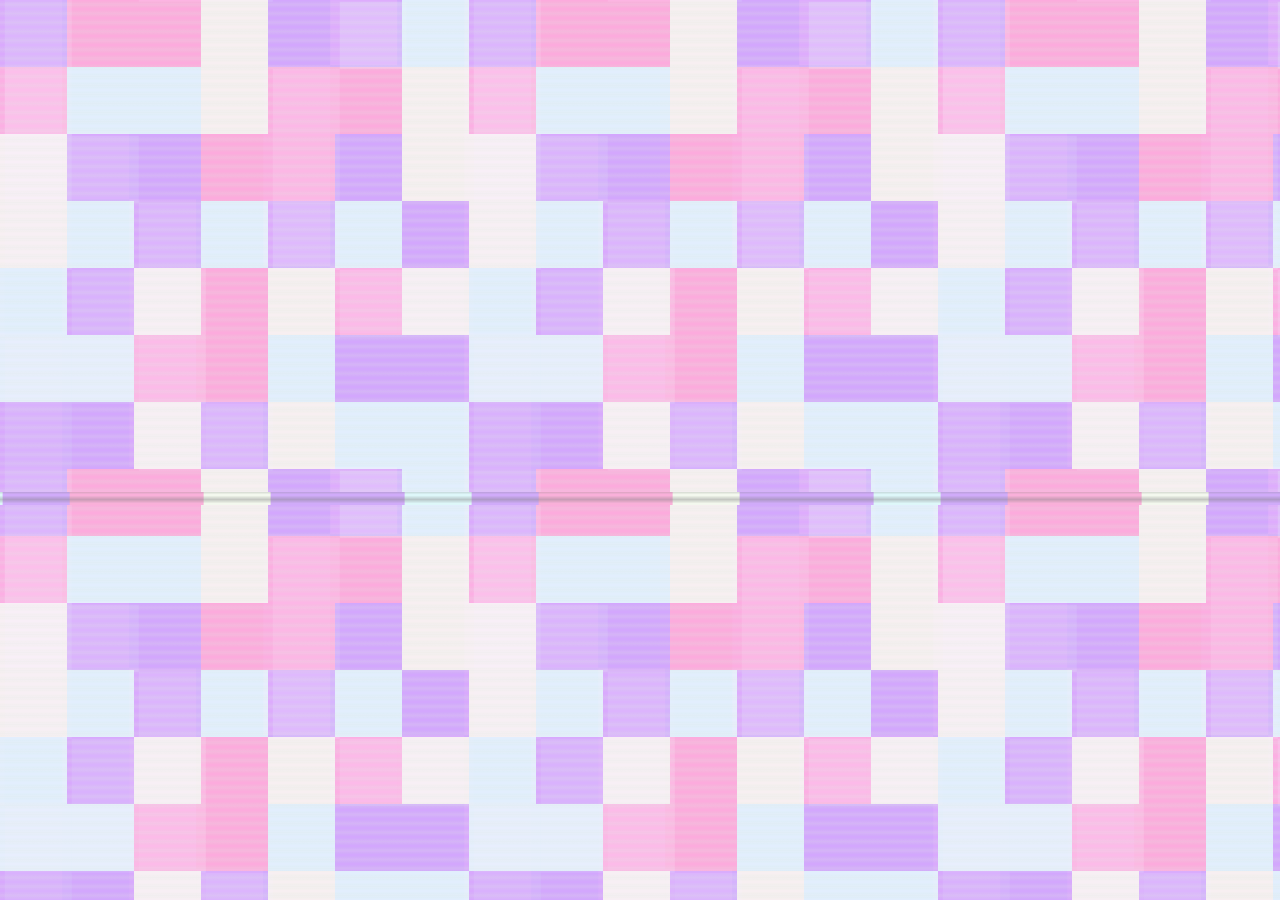
<file: UI/checkerboard/index.html>
<!DOCTYPE html>
<html lang="en">
<head>
<meta charset="UTF-8">
<meta name="viewport" content="width=device-width, initial-scale=1.0, maximum-scale=1.0, user-scalable=no">
<meta name="color-scheme" content="light only">
<title>Checkerboard</title>
<link rel="stylesheet" href="style.css">
</head>
<body>
<div id="cb-base">
  <div class="drift-x"><div class="drift-y">
    <div id="cb-tile"></div>
  </div></div>
</div>

<div id="glitch">
  <div class="drift-x"><div class="drift-y"><div id="glitch-slice" class="glitch-band"></div></div></div>
  <div class="drift-x"><div class="drift-y"><div id="glitch-slice2" class="glitch-band"></div></div></div>
  <div class="drift-x"><div class="drift-y"><div id="glitch-slice3" class="glitch-band"></div></div></div>
  <div class="drift-x"><div class="drift-y"><div id="glitch-slice4" class="glitch-band"></div></div></div>
  <div id="glitch-r"></div>
  <div id="glitch-g"></div>
  <div id="glitch-b"></div>
  <div id="glitch-scan"></div>
</div>

<script src="script.js"></script>
</body>
</html>
</file>
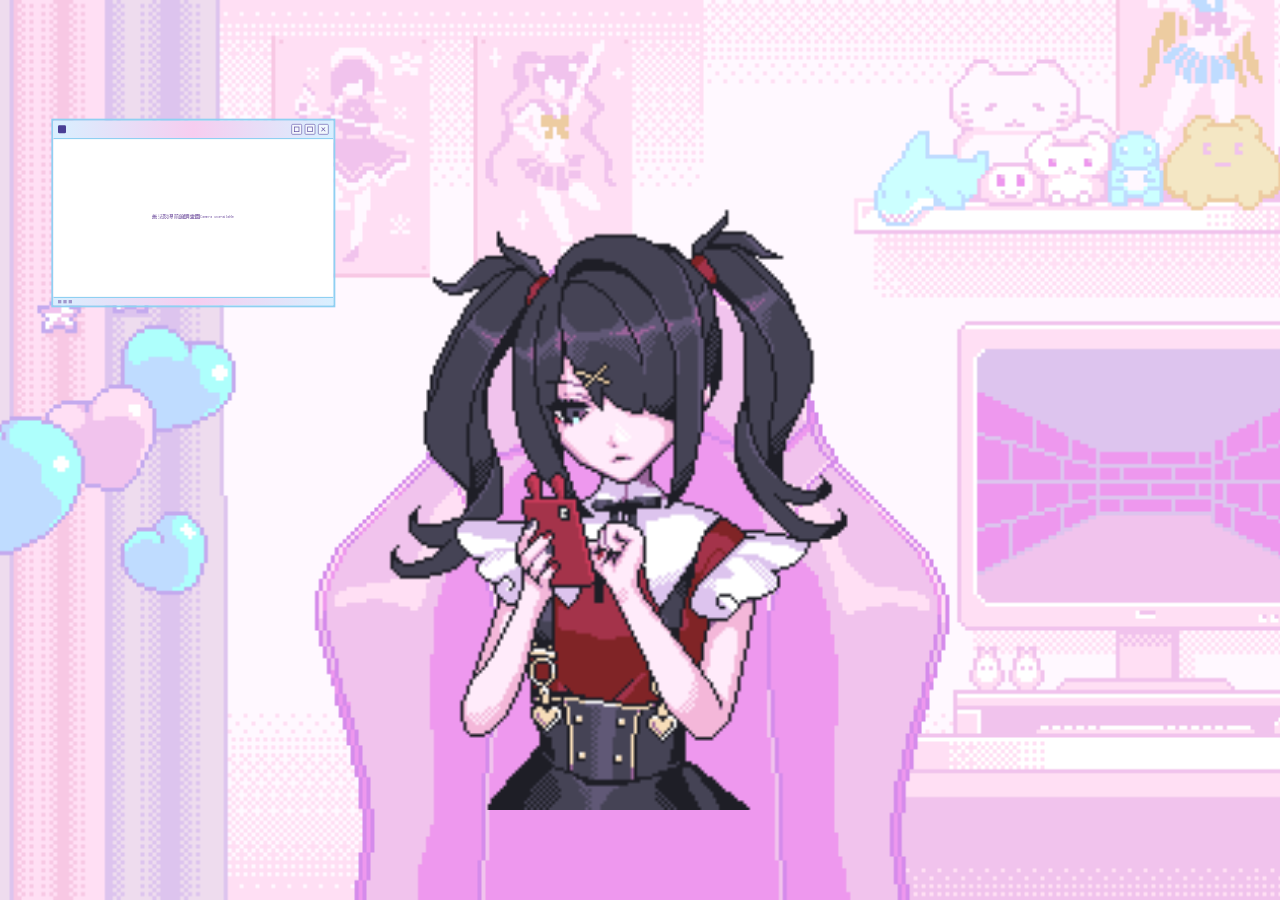
<file: call.html>
<!DOCTYPE html>
<html lang="zh-Hant" translate="no">
<head>
<meta charset="UTF-8">
<meta name="viewport" content="width=device-width, initial-scale=1.0, maximum-scale=1.0, user-scalable=no">
<meta name="google" content="notranslate">
<title>Ame-chan Calling</title>
<style>
  html, body {
    margin: 0; width: 100%; height: 100%; overflow: hidden;
    background: #16141f url('Bg_stream_(1).png') no-repeat center center / cover;
    font-family: 'Silver', -apple-system, "PingFang TC", "Microsoft JhengHei", sans-serif;
    /* This is a separate standalone page (not part of the main SPA's Pixi/
       layer stack — see phoneCallOverlay.js's comment on why), so it doesn't
       inherit index.html's #stage-area rule that hides the real OS pointer
       for pixelCursorLayer.js. Hiding it here too keeps the custom pixel
       cursor (added below) as the only pointer shown, instead of both
       drawing on top of each other. */
    cursor: none;
  }
  /* Same custom cursor sprite as UI/pixelCursor/style.css's #cursor-sprite —
     positioned via plain mousemove below since this page has no pixelCursorLayer
     forwarding a pointer in, and needs no ghost-trail/settings panel of its own. */
  #call-cursor {
    position: fixed; top: 0; left: 0; z-index: 10001; pointer-events: none;
    image-rendering: pixelated; will-change: transform; display: none;
  }
  @font-face {
    font-family: 'Silver';
    src: url('font/Silver.ttf') format('truetype');
    font-weight: normal; font-style: normal; font-display: block;
  }

  /* Fixed logical-resolution stage (mirrors src/core/Stage.js's own
     LOGICAL_W x LOGICAL_H + Math.min(w/W, h/H) fit-scale for the main Pixi
     canvas) — everything below is authored in this 1920x1080 box, and
     resizeStage() (see script below) is the only thing that ever rescales
     it. That keeps the cam window's proportions relative to the backdrop
     identical on every screen size/aspect ratio instead of the old
     vw/vh-only rules (which reacted to width and height independently and
     let a short/narrow viewport clip or distort the fixed-px chrome). */
  #call-stage {
    position: fixed; left: 50%; top: 50%;
    width: 1920px; height: 1080px;
    transform-origin: center center;
  }

  /* Backdrop GIF, sized down from a true full-bleed cover so the page's own
     Bg_stream_(1).png background frames it on every side instead of the art
     bleeding to the stage's own edges — object-fit:contain (not cover)
     so shrinking it never crops the art itself, just leaves more backdrop
     showing around it. Anchored to bottom-center (not the stage's true
     middle) so it reads as standing on the background art instead of
     floating dead-center over it. */
  #call-bg {
    position: absolute; left: 50%; bottom: 0;
    transform: translateX(-50%);
    width: 96%; height: 96%;
    object-fit: contain; object-position: center bottom;
  }

  /* Small "front camera" window, top-left — plain rectangular hard edge
     (user-requested "外框取消像素效果 變回原本長方形硬邊": drop the pixel-
     notch corner treatment, back to a flat rect), same blue border color as
     before. Positioned/sized in logical stage px now (was 4vw/4vh + a
     min(38vw, 420px) cap) — 420px was the cap that actually applied at
     everyday desktop widths anyway, so it's the same design size, just now
     scaled as part of the whole stage instead of independently. */
  #cam-window {
    position: absolute; left: 4%; top: 4%;
    width: 420px;
    border: 3px solid #8fd0f2;
    overflow: hidden;
  }
  /* User-requested "視訊視窗在mobile模式再大一些": on a phone/tablet the
     whole 1920x1080 stage is already scaled down a lot more than on desktop
     (see resizeStage() below), so the cam window ends up reading as small
     even though it's proportionally identical — bump its logical (pre-scale)
     width so it comes out visibly bigger post-scale on those screens.
     Breakpoint matches shared/device-perf.js's own mobile/tablet proxy. */
  @media (max-width: 1024px) {
    #cam-window { width: 620px; }
    /* #cam-fallback's font-size is authored in the same 1920x1080 logical
       space as everything else (see #call-stage above), so on a small mobile
       viewport it shrinks by the whole stage's own fit-scale on top of
       already being a small font — reads as illegibly tiny otherwise
       (user-requested: text content should stay legible on mobile). */
    #cam-fallback { font-size: 34px; }
  }

  /* Landscape-only, same widget as index.html's #rotate-prompt (same
     markup/copy/animation) — user-requested "也要要求橫屏": the cam window
     is wide-format (16:9) and this standalone page has no fallback layout
     for portrait, so block it the same way the main app already does rather
     than letting the window get squeezed. Keyed on orientation alone (see
     index.html's own #rotate-prompt rule for why the `max-width: 1024px`
     gate was dropped — user-requested "當偵測到螢幕為直立(即高>寬)則顯示橫向提示"). */
  #rotate-prompt {
    display: none;
    position: fixed; inset: 0; z-index: 9999;
    align-items: center; justify-content: center; flex-direction: column; gap: 18px;
    background: linear-gradient(168deg, #ffd8ea 0%, #e8deff 48%, #d4e8ff 100%);
    color: #7060a0; text-align: center; padding: 24px;
    font-family: -apple-system, "PingFang TC", "Microsoft JhengHei", system-ui, sans-serif;
  }
  #rotate-prompt .icon { font-size: 56px; animation: rotate-hint 1.6s ease-in-out infinite; }
  #rotate-prompt .msg { font-size: 15px; line-height: 1.7; }
  @keyframes rotate-hint {
    0%, 100% { transform: rotate(0deg); }
    50% { transform: rotate(90deg); }
  }
  @media (orientation: portrait) {
    #rotate-prompt { display: flex; }
  }
  #cam-window-inner {
    background: #fff;
  }
  #cam-titlebar {
    height: 26px; display: flex; align-items: center; justify-content: space-between;
    padding: 0 7px;
    background: linear-gradient(90deg, #d8f0ff 0%, #f6cdf0 50%, #d8f0ff 100%);
    border-bottom: 2px solid #8fd0f2;
  }
  #cam-titlebar .ti { width: 12px; height: 12px; border-radius: 2px; background: #4a3f95; }
  #cam-titlebar .tb { display: flex; gap: 4px; }
  #cam-titlebar .tb-btn {
    width: 14px; height: 14px; border-radius: 2px;
    background: rgba(255,255,255,0.65); border: 1px solid #6a5fae;
    position: relative;
  }
  #cam-titlebar .tb-sq { position: absolute; inset: 3px; border: 1.2px solid #5a4a9e; }
  #cam-titlebar .tb-x::before, #cam-titlebar .tb-x::after {
    content: ''; position: absolute; width: 8px; height: 1.3px; background: #5a4a9e; top: 50%; left: 50%;
  }
  #cam-titlebar .tb-x::before { transform: translate(-50%, -50%) rotate(45deg); }
  #cam-titlebar .tb-x::after { transform: translate(-50%, -50%) rotate(-45deg); }

  /* 16:9 — a real browser tab/page's own landscape proportions, not the
     squarish 4:3 an old-style webcam window would use (user-requested: "更
     偏向長方形...依照真實分頁的比例"). */
  #cam-content {
    position: relative; width: 100%; aspect-ratio: 16 / 9;
    background: #fff; overflow: hidden;
    display: flex; align-items: center; justify-content: center;
  }
  /* Invisible — only ever used as drawImage()'s source (see the pixel-art
     re-render loop below); the visible feed is #cam-canvas instead.
     display:none (an earlier version of this rule) stalls frame decode for
     a <video> in some browsers since it's never actually composited; opacity
     keeps it "on screen" (zero-size, non-interactive) so decode keeps
     running while nothing of the real feed is ever visibly shown. */
  #cam-video {
    position: absolute; width: 1px; height: 1px; opacity: 0; pointer-events: none;
  }
  #cam-canvas {
    width: 100%; height: 100%; display: block;
    /* Keeps the canvas's own already-blocky pixels crisp when the browser
       scales its fixed internal resolution up to the box's CSS size, instead
       of blurring the block edges back into a smooth gradient. */
    image-rendering: pixelated;
    image-rendering: -moz-crisp-edges;
    image-rendering: crisp-edges;
  }
  #cam-content.no-video #cam-canvas { display: none; }
  #cam-fallback {
    position: absolute; inset: 0; display: none;
    align-items: center; justify-content: center; text-align: center;
    padding: 10px; box-sizing: border-box;
    font-size: 12px; line-height: 1.6; color: #8a6fb0;
  }
  #cam-content.no-video #cam-fallback { display: flex; }

  #cam-statusbar {
    height: 11px;
    background: linear-gradient(90deg, #d8f0ff 0%, #f6cdf0 50%, #d8f0ff 100%);
    border-top: 2px solid #8fd0f2;
    display: flex; align-items: center; gap: 3px; padding: 0 7px;
  }
  #cam-statusbar span { width: 5px; height: 5px; background: #7a5fae; opacity: .6; }
</style>
</head>
<body>
<div id="rotate-prompt">
  <div class="icon">📱</div>
  <div class="msg">請將裝置轉為橫向以獲得最佳體驗</div>
</div>
<div id="call-stage">
  <img id="call-bg" src="!amevanitysearchangry.gif" alt="">

  <div id="cam-window">
    <div id="cam-window-inner">
      <div id="cam-titlebar">
        <div class="ti"></div>
        <div class="tb">
          <div class="tb-btn"><div class="tb-sq"></div></div>
          <div class="tb-btn"><div class="tb-sq"></div></div>
          <div class="tb-btn tb-x"></div>
        </div>
      </div>
      <div id="cam-content">
        <video id="cam-video" autoplay muted playsinline></video>
        <canvas id="cam-canvas"></canvas>
        <div id="cam-fallback">無法取得前鏡頭畫面<br><small>Camera unavailable</small></div>
      </div>
      <div id="cam-statusbar"><span></span><span></span><span></span></div>
    </div>
  </div>
</div>

<script>
  // Same fit pattern as src/core/Stage.js's resize(): uniform
  // Math.min(w/W, h/H) scale, centered — keeps the whole call-stage box
  // (backdrop + cam window together) proportional and fully on-screen at
  // any viewport size/aspect ratio.
  const STAGE_W = 1920, STAGE_H = 1080;
  const stageEl = document.getElementById('call-stage');
  function resizeStage() {
    const scale = Math.min(window.innerWidth / STAGE_W, window.innerHeight / STAGE_H);
    stageEl.style.transform = `translate(-50%, -50%) scale(${scale})`;
  }
  window.addEventListener('resize', resizeStage);
  window.addEventListener('orientationchange', resizeStage);
  resizeStage();
</script>
<script>
  const video = document.getElementById('cam-video');
  const content = document.getElementById('cam-content');
  const canvas = document.getElementById('cam-canvas');
  const ctx = canvas.getContext('2d');

  // Fixed 16:9 internal resolution — matches #cam-content's own aspect-ratio
  // (see CSS) regardless of the real camera's native resolution, so
  // drawFrame()'s cover-crop math below always has a stable target rect.
  canvas.width = 640;
  canvas.height = 360;

  // Pixel-art re-render, user-requested: "像素風格的濾鏡 顏色二值化(白色跟粉色)"
  // — every real frame is first downsampled onto a tiny offscreen canvas
  // (that resize IS the pixelation: each resulting pixel is really an
  // average of a whole block of the real frame), then each of those tiny
  // pixels is thresholded to pure white or pink (the "二值化"/binarize part),
  // then the tiny canvas is blown back up onto the visible one with
  // smoothing off so the upscale reads as hard blocks instead of a blur —
  // same "whole person built out of pixels" look the game's own sticker art
  // already has, just applied live to the camera feed.
  const PIXEL_COLS = 160; // finer/smaller pixel blocks — user-requested "像素還要更細"
  const PIXEL_ROWS = Math.round(PIXEL_COLS * 9 / 16);
  const small = document.createElement('canvas');
  small.width = PIXEL_COLS;
  small.height = PIXEL_ROWS;
  const smallCtx = small.getContext('2d', { willReadFrequently: true });

  // "White" is barely pink, not pure white — user-requested "白色用淺粉色替代
  // (一點點淺粉色即可)": just a light pink tint, not the fully-saturated PINK
  // below (that one's still the "dark" side of the threshold).
  const WHITE = [255, 245, 250];
  const PINK = [239, 110, 189];
  const LUMA_THRESHOLD = 130;

  function drawFrame() {
    requestAnimationFrame(drawFrame);
    const vw = video.videoWidth, vh = video.videoHeight;
    if (!vw || !vh) return;

    // Crop the source to the small canvas's own aspect ratio first (the same
    // math CSS object-fit:cover does), so a camera that isn't natively 16:9
    // still fills the frame instead of being squashed into it.
    const targetAR = PIXEL_COLS / PIXEL_ROWS;
    const srcAR = vw / vh;
    let sx = 0, sy = 0, sw = vw, sh = vh;
    if (srcAR > targetAR) { sw = vh * targetAR; sx = (vw - sw) / 2; }
    else { sh = vw / targetAR; sy = (vh - sh) / 2; }

    smallCtx.drawImage(video, sx, sy, sw, sh, 0, 0, PIXEL_COLS, PIXEL_ROWS);
    const frame = smallCtx.getImageData(0, 0, PIXEL_COLS, PIXEL_ROWS);
    const d = frame.data;
    for (let i = 0; i < d.length; i += 4) {
      const luma = 0.299 * d[i] + 0.587 * d[i + 1] + 0.114 * d[i + 2];
      const c = luma > LUMA_THRESHOLD ? WHITE : PINK;
      d[i] = c[0]; d[i + 1] = c[1]; d[i + 2] = c[2]; d[i + 3] = 255;
    }
    smallCtx.putImageData(frame, 0, 0);

    ctx.imageSmoothingEnabled = false;
    ctx.save();
    ctx.translate(canvas.width, 0);
    ctx.scale(-1, 1); // mirrored, like a selfie preview
    ctx.drawImage(small, 0, 0, canvas.width, canvas.height);
    ctx.restore();
  }

  navigator.mediaDevices?.getUserMedia?.({ video: { facingMode: 'user' }, audio: false })
    .then((stream) => {
      video.srcObject = stream;
      requestAnimationFrame(drawFrame);
    })
    .catch(() => { content.classList.add('no-video'); });
  if (!navigator.mediaDevices?.getUserMedia) content.classList.add('no-video');
</script>
<script>
  // Custom pixel cursor (baked in UI/pixelCursor/cursor.webm — see
  // scripts/bake-pixel-cursor.js) standing in for the real OS pointer, same
  // as the rest of the game (index.html's #stage-area). Baked at native
  // COLS x ROWS resolution (one video pixel per bitmap cell), so its
  // on-screen size is derived from videoWidth/videoHeight once metadata
  // loads rather than duplicating the bitmap's cell counts here.
  const CURSOR_CELL_CSS = 2, CURSOR_SCALE = 1.5; // matches pixelCursor's BASE_CELL_CSS/default V.scale
  const cursorSprite = document.createElement('video');
  cursorSprite.id = 'call-cursor';
  cursorSprite.src = 'UI/pixelCursor/cursor.webm';
  cursorSprite.muted = true;
  cursorSprite.loop = true;
  cursorSprite.playsInline = true;
  cursorSprite.autoplay = true;
  cursorSprite.addEventListener('loadedmetadata', () => {
    cursorSprite.style.width = (cursorSprite.videoWidth * CURSOR_CELL_CSS * CURSOR_SCALE) + 'px';
    cursorSprite.style.height = (cursorSprite.videoHeight * CURSOR_CELL_CSS * CURSOR_SCALE) + 'px';
  });
  document.body.appendChild(cursorSprite);
  cursorSprite.play().catch(() => {}); // autoplay can be deferred until the first user gesture on some browsers; harmless if so

  // Arrow's hotspot is its top-left tip (row 0, col 0), matching a normal OS
  // cursor's hotspot convention — so translating straight to the pointer
  // position lands the tip exactly on it, no offset needed.
  function moveCursor(x, y) {
    cursorSprite.style.display = 'block';
    cursorSprite.style.transform = `translate3d(${x}px, ${y}px, 0)`;
  }
  window.addEventListener('mousemove', (e) => moveCursor(e.clientX, e.clientY));
  window.addEventListener('touchmove', (e) => {
    const t = e.touches[0]; if (t) moveCursor(t.clientX, t.clientY);
  }, { passive: true });
</script>
<script>
  // User-requested: this cue plays once entering the call screen. Accepting
  // the call (phoneCallOverlay.js's onAccept) navigates here via a real
  // location.href change inside a click handler, so autoplay is normally
  // allowed — the pointerdown/keydown fallback below only matters on browsers
  // that don't carry that activation across the navigation.
  const callMusic = new Audio('sound/Angel boring (feat. Aiobahn +81).mp3');
  callMusic.play().catch(() => {
    const retry = () => callMusic.play().catch(() => {});
    document.addEventListener('pointerdown', retry, { once: true });
    document.addEventListener('keydown', retry, { once: true });
  });
</script>
</body>
</html>
</file>
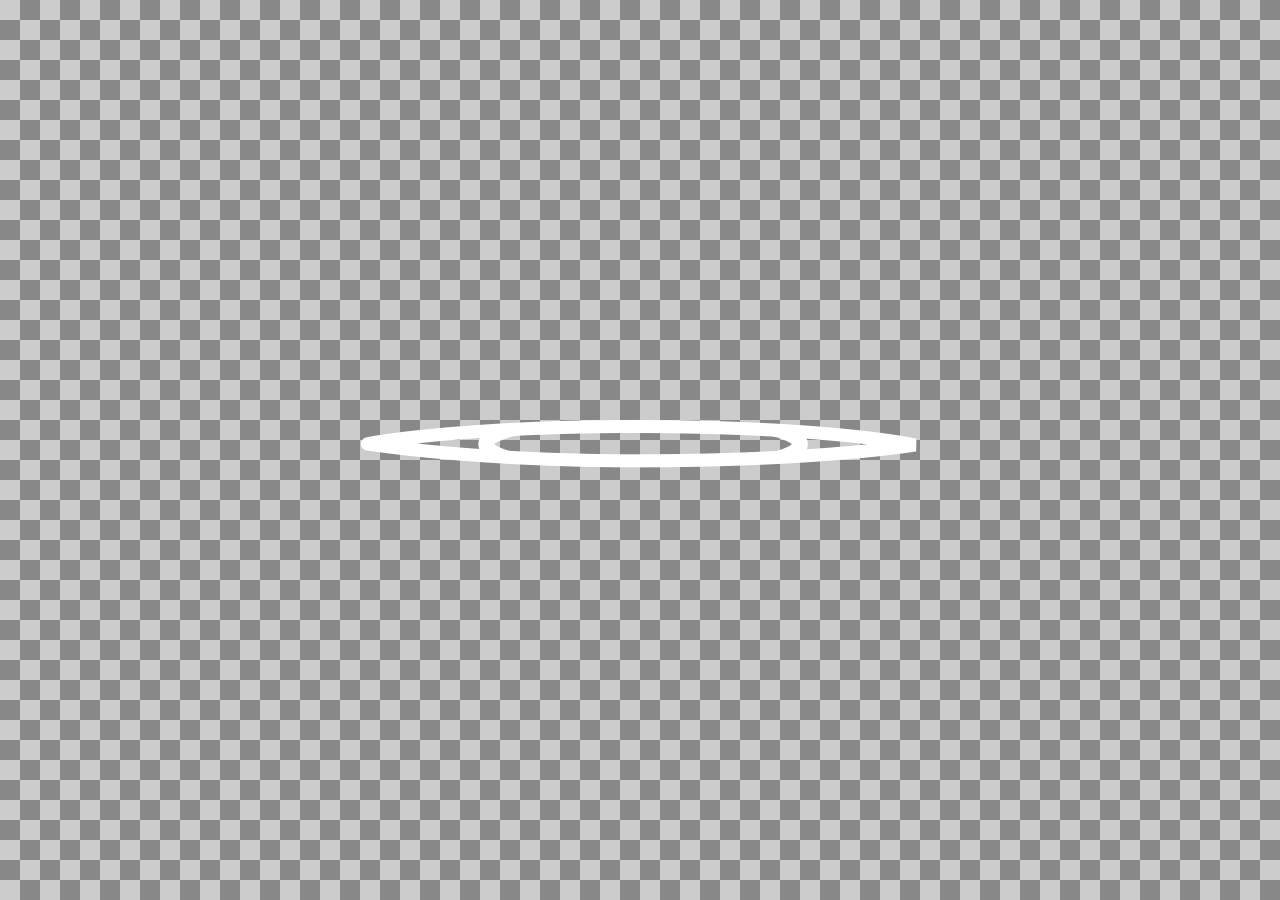
<file: Comp 1/preview.html>
<!DOCTYPE html>
<html>
<head>
<meta charset="UTF-8">
<title>WebM Alpha Preview</title>
<style>
  html, body {
    margin: 0;
    height: 100%;
    display: flex;
    align-items: center;
    justify-content: center;
    background-image:
      linear-gradient(45deg, #888 25%, transparent 25%),
      linear-gradient(-45deg, #888 25%, transparent 25%),
      linear-gradient(45deg, transparent 75%, #888 75%),
      linear-gradient(-45deg, transparent 75%, #888 75%);
    background-size: 40px 40px;
    background-position: 0 0, 0 20px, 20px -20px, -20px 0px;
    background-color: #ccc;
  }
  video {
    max-width: 90vw;
    max-height: 90vh;
  }
</style>
</head>
<body>
  <video src="output.webm" autoplay loop muted></video>
</body>
</html>
</file>
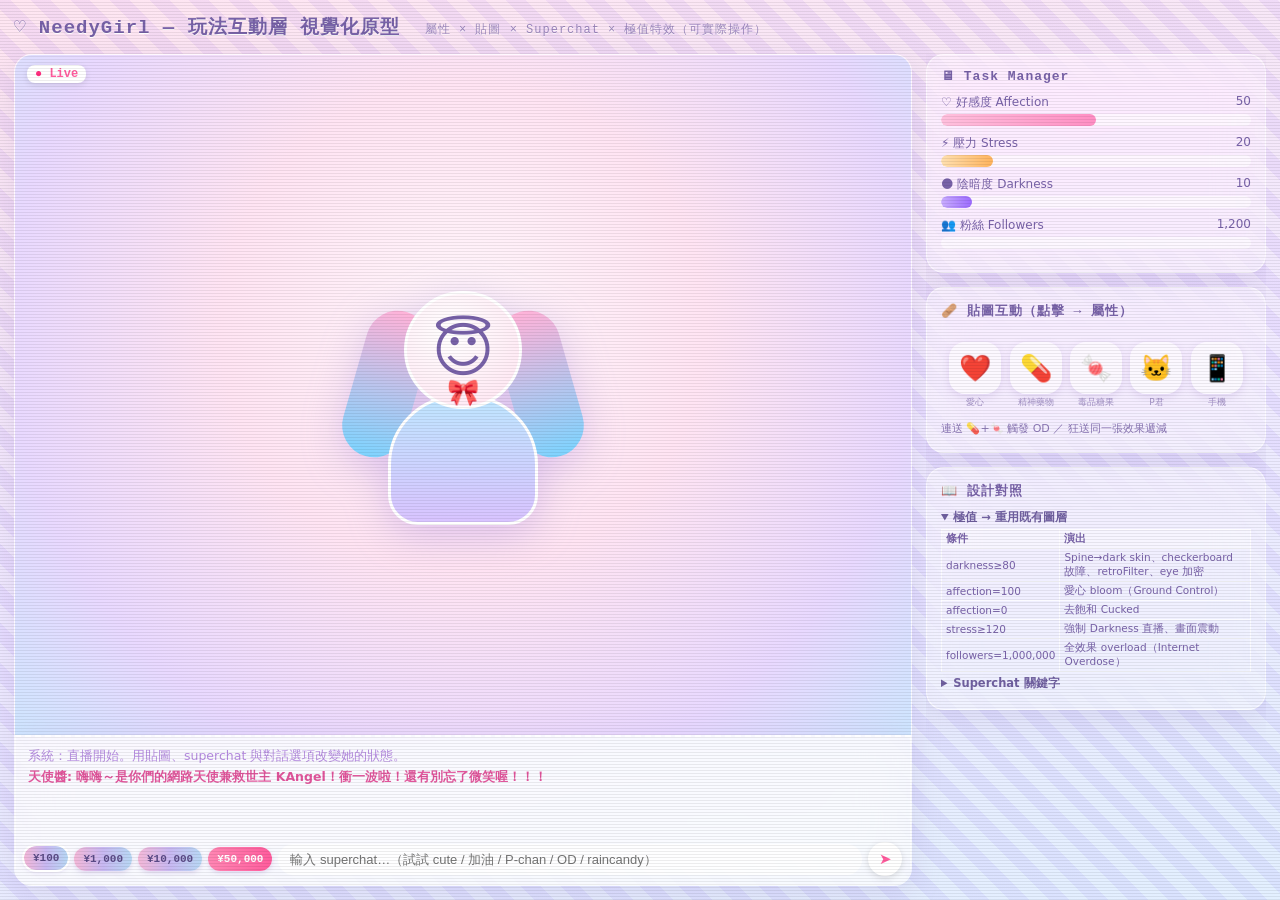
<file: system/needygirl-gameplay-prototype.html>
<!DOCTYPE html>
<html lang="zh-Hant">
<head>
<meta charset="UTF-8">
<meta name="viewport" content="width=device-width, initial-scale=1.0">
<title>NeedyGirl — 玩法互動層 視覺化原型</title>
<style>
  :root{
    --pink:#ffd8ea; --lav:#e8deff; --sky:#d4e8ff;
    --grad:linear-gradient(168deg,#ffd8ea 0%,#e8deff 52%,#d4e8ff 100%);
    --handle:linear-gradient(90deg,#f4b8d8,#c8b8f2,#b8d8f4);
    --ink:#7862a8; --ink2:#7060a0;
    --aff:#ff8fc4; --str:#ffb45e; --dark:#9d6bff; --fol:#5ec8ff;
    --card:rgba(255,255,255,.42);
  }
  *{box-sizing:border-box}
  html,body{margin:0;height:100%;font-family:"PingFang TC","Microsoft JhengHei",system-ui,sans-serif;color:var(--ink)}
  body{
    background:
      repeating-linear-gradient(45deg,rgba(255,255,255,.35) 0 14px,rgba(230,220,255,.35) 14px 28px),
      var(--grad);
    background-attachment:fixed;
    display:grid;grid-template-columns:1fr 340px;grid-template-rows:auto 1fr;
    gap:14px;padding:14px;min-height:100vh;
    transition:filter .5s;
  }
  h1{grid-column:1/3;margin:0;font-size:19px;letter-spacing:1px;
     font-family:"Courier New",monospace;text-shadow:0 1px 0 #fff}
  h1 small{font-weight:400;opacity:.7;font-size:12px}
  .glass{background:var(--card);backdrop-filter:blur(24px) saturate(175%);
    -webkit-backdrop-filter:blur(24px) saturate(175%);
    border:1px solid rgba(255,255,255,.6);border-radius:18px;
    box-shadow:0 8px 30px rgba(150,120,200,.18)}

  /* ---------- STAGE ---------- */
  #stage{position:relative;overflow:hidden;padding:0;display:flex;
    flex-direction:column;min-height:520px}
  #scene{flex:1;position:relative;display:flex;align-items:center;justify-content:center;
    background:radial-gradient(circle at 50% 40%,#fff6fb, #ffe4f3 40%, #e9d9ff 75%, #cfe6ff);
    transition:filter .6s, background .6s;overflow:hidden}
  #liveTag{position:absolute;top:10px;left:12px;font:700 12px "Courier New";color:#ff5c9d;
    background:#fff;padding:2px 8px;border-radius:8px;box-shadow:0 2px 6px rgba(0,0,0,.1);z-index:6}
  #liveTag::before{content:"● ";color:#ff2e7e}

  /* character */
  #kangel{width:210px;height:260px;position:relative;filter:drop-shadow(0 10px 20px rgba(160,120,220,.35));
    transition:transform .4s}
  .hair{position:absolute;width:64px;height:150px;top:44px;border-radius:40px;
    background:linear-gradient(180deg,#ffb3d9,#7fd4ff)}
  .hair.l{left:-4px;transform:rotate(16deg)}
  .hair.r{right:-4px;transform:rotate(-16deg)}
  #head{position:absolute;left:50%;top:26px;transform:translateX(-50%);
    width:118px;height:118px;border-radius:50%;
    background:radial-gradient(circle at 40% 35%,#fff,#ffe3f1);
    display:flex;align-items:center;justify-content:center;font-size:60px;
    border:3px solid #fff;z-index:3;transition:.4s}
  #body{position:absolute;left:50%;bottom:0;transform:translateX(-50%);
    width:150px;height:130px;border-radius:70px 70px 30px 30px;
    background:linear-gradient(180deg,#bfe6ff,#d9c4ff);border:3px solid #fff}
  #bow{position:absolute;left:50%;bottom:118px;transform:translateX(-50%);
    font-size:26px;z-index:4}
  #faceExpr{}

  /* chat side of stage */
  #chatwrap{height:150px;display:flex;flex-direction:column;border-top:2px dashed rgba(255,255,255,.8)}
  #chatlog{flex:1;overflow-y:auto;padding:8px 12px;font-size:12.5px;line-height:1.5}
  #chatlog .c{margin:2px 0}
  #chatlog .sys{color:#b48adf}
  #chatlog .ka{color:#e0559b;font-weight:600}
  #chatlog .sc{background:#fff2c9;border-left:3px solid #ffbf3a;padding:2px 6px;border-radius:4px}
  #chatlog .scred{background:#ffd3df;border-left:3px solid #ff2e7e;padding:2px 6px;border-radius:4px;font-weight:600}
  #chatlog .hate{color:#c0392b}

  /* superchat input */
  #scbar{display:flex;gap:6px;padding:8px;align-items:center;flex-wrap:wrap}
  #scbar input{flex:1;min-width:120px;border:none;border-radius:20px;padding:8px 12px;
    background:rgba(255,255,255,.75);color:var(--ink);font-size:13px;outline:none}
  .amt{border:none;border-radius:14px;padding:6px 9px;font:700 11px "Courier New";cursor:pointer;
    background:var(--handle);color:#5a4a86;box-shadow:0 2px 5px rgba(150,120,200,.25)}
  .amt.red{background:linear-gradient(90deg,#ff86b3,#ff5c9d);color:#fff}
  .amt.sel{outline:2px solid #fff;transform:translateY(-1px)}
  #send{border:none;border-radius:50%;width:34px;height:34px;cursor:pointer;font-size:15px;
    background:#fff;color:#ff5c9d;box-shadow:0 2px 6px rgba(0,0,0,.12)}

  /* ---------- RIGHT PANEL ---------- */
  #side{display:flex;flex-direction:column;gap:14px;overflow:hidden}
  .panel{padding:14px}
  .panel h2{margin:0 0 10px;font:700 13px "Courier New";letter-spacing:1px;
    display:flex;align-items:center;gap:6px}
  .stat{margin:9px 0}
  .stat .row{display:flex;justify-content:space-between;font-size:12px;margin-bottom:3px}
  .bar{height:12px;border-radius:8px;background:rgba(255,255,255,.55);overflow:hidden}
  .bar>i{display:block;height:100%;width:50%;border-radius:8px;transition:width .5s cubic-bezier(.2,.8,.2,1)}
  .b-aff>i{background:linear-gradient(90deg,#ffc0dd,var(--aff))}
  .b-str>i{background:linear-gradient(90deg,#ffe0b0,var(--str))}
  .b-dark>i{background:linear-gradient(90deg,#c9adff,var(--dark))}
  .b-fol>i{background:linear-gradient(90deg,#b6e6ff,var(--fol))}

  /* stickers */
  #stickers{display:flex;gap:8px;justify-content:space-around;padding:12px 8px}
  .stk{width:52px;height:52px;border:none;border-radius:16px;cursor:pointer;font-size:26px;
    background:rgba(255,255,255,.6);box-shadow:0 3px 8px rgba(150,120,200,.2);
    transition:transform .12s;display:flex;align-items:center;justify-content:center}
  .stk:hover{transform:translateY(-4px) rotate(var(--r,0deg))}
  .stk:active{transform:scale(.86)}
  .stklabel{font-size:9px;text-align:center;opacity:.65;margin-top:2px}
  .stkcol{display:flex;flex-direction:column;align-items:center}

  .mini{font-size:11px;line-height:1.5;opacity:.85}
  details{font-size:11.5px}
  details summary{cursor:pointer;font-weight:700;color:var(--ink2);margin:4px 0}
  table{width:100%;border-collapse:collapse;font-size:10.5px;margin:4px 0}
  td,th{border:1px solid rgba(255,255,255,.7);padding:2px 4px;text-align:left}
  th{background:rgba(255,255,255,.4)}

  /* falling clones */
  .clone{position:absolute;font-size:40px;pointer-events:none;z-index:7;will-change:transform}

  /* ---------- DIALOGUE ---------- */
  #dialog{position:absolute;left:50%;bottom:16px;transform:translateX(-50%) translateY(20px);
    width:82%;max-width:520px;padding:14px 16px;z-index:9;opacity:0;pointer-events:none;
    transition:.35s cubic-bezier(.2,.8,.2,1)}
  #dialog.show{opacity:1;transform:translateX(-50%) translateY(0);pointer-events:auto}
  #dialog .say{font-size:13.5px;margin-bottom:10px;color:#8a5fb0}
  #dialog .say b{color:#e0559b}
  #dialog .opts{display:flex;gap:8px;flex-wrap:wrap}
  .opt{border:none;border-radius:16px;padding:7px 12px;cursor:pointer;font-size:12px;
    background:var(--handle);color:#5a4a86;box-shadow:0 2px 6px rgba(150,120,200,.25)}
  .opt:hover{filter:brightness(1.05);transform:translateY(-1px)}

  /* ---------- EXTREME STATES ---------- */
  #fx{position:fixed;inset:0;pointer-events:none;z-index:50}
  /* scanline retro filter */
  #fx::after{content:"";position:absolute;inset:0;opacity:.14;
    background:repeating-linear-gradient(0deg,rgba(0,0,0,.5) 0 1px,transparent 1px 3px)}
  /* darkness */
  body.dark{filter:hue-rotate(-25deg) saturate(1.2) contrast(1.08)}
  body.dark #scene{background:radial-gradient(circle at 50% 40%,#3a2350,#241436 60%,#120a1f)}
  body.dark #head{filter:brightness(.8)}
  body.dark #liveTag{background:#2a0f2a;color:#ff2e7e}
  body.darkmax{animation:corrupt .18s infinite steps(2)}
  @keyframes corrupt{0%{filter:hue-rotate(-40deg) saturate(1.5) contrast(1.2)}
    50%{filter:hue-rotate(-80deg) invert(.04) contrast(1.3)}100%{filter:hue-rotate(-30deg)}}
  body.darkmax #fx{background:repeating-linear-gradient(96deg,rgba(157,107,255,.05) 0 6px,transparent 6px 20px)}
  /* stress shake */
  body.shake #stage{animation:sh .12s infinite}
  @keyframes sh{0%{transform:translate(0)}25%{transform:translate(-3px,1px)}
    75%{transform:translate(3px,-1px)}100%{transform:translate(0)}}
  /* cucked */
  body.cucked #scene{filter:grayscale(.85) brightness(.9)}
  /* affection bloom / overload handled by JS spawns */
  #overload{position:fixed;inset:0;z-index:60;pointer-events:none;opacity:0;
    background:radial-gradient(circle,rgba(255,140,200,.0),rgba(255,140,200,.35));
    transition:opacity .4s;mix-blend-mode:screen}
  body.overload #overload{opacity:1;animation:pulse .5s infinite alternate}
  @keyframes pulse{to{opacity:.65;filter:hue-rotate(60deg)}}

  #toast{position:fixed;top:12px;left:50%;transform:translateX(-50%);z-index:80;
    padding:8px 16px;border-radius:20px;font:700 12px "Courier New";color:#fff;
    background:linear-gradient(90deg,#ff86b3,#9d6bff);opacity:0;transition:.3s;pointer-events:none;
    box-shadow:0 4px 14px rgba(150,80,200,.4)}
  #toast.show{opacity:1;transform:translateX(-50%) translateY(4px)}

  @media(max-width:820px){body{grid-template-columns:1fr}h1{grid-column:1}#side{order:2}}
</style>
</head>
<body>
  <div id="fx"></div>
  <div id="overload"></div>
  <div id="toast"></div>

  <h1>♡ NeedyGirl — 玩法互動層 視覺化原型 &nbsp;<small>屬性 × 貼圖 × Superchat × 極值特效（可實際操作）</small></h1>

  <!-- STAGE -->
  <section id="stage" class="glass">
    <div id="scene">
      <div id="liveTag">Live</div>
      <div id="kangel">
        <div class="hair l"></div><div class="hair r"></div>
        <div id="body"></div>
        <div id="bow">🎀</div>
        <div id="head"><span id="faceExpr">😇</span></div>
      </div>
      <div id="dialog" class="glass">
        <div class="say"></div>
        <div class="opts"></div>
      </div>
    </div>
    <div id="chatwrap" class="glass" style="border-radius:0">
      <div id="chatlog"></div>
      <div id="scbar">
        <button class="amt sel" data-amt="100">¥100</button>
        <button class="amt" data-amt="1000">¥1,000</button>
        <button class="amt" data-amt="10000">¥10,000</button>
        <button class="amt red" data-amt="50000">¥50,000</button>
        <input id="scinput" placeholder="輸入 superchat…（試試 cute / 加油 / P-chan / OD / raincandy）">
        <button id="send">➤</button>
      </div>
    </div>
  </section>

  <!-- SIDE -->
  <aside id="side">
    <div class="panel glass">
      <h2>🖥 Task Manager</h2>
      <div class="stat"><div class="row"><span>♡ 好感度 Affection</span><span id="v-affection">50</span></div><div class="bar b-aff"><i id="bar-affection"></i></div></div>
      <div class="stat"><div class="row"><span>⚡ 壓力 Stress</span><span id="v-stress">20</span></div><div class="bar b-str"><i id="bar-stress"></i></div></div>
      <div class="stat"><div class="row"><span>🌑 陰暗度 Darkness</span><span id="v-darkness">10</span></div><div class="bar b-dark"><i id="bar-darkness"></i></div></div>
      <div class="stat"><div class="row"><span>👥 粉絲 Followers</span><span id="v-followers">1,200</span></div><div class="bar b-fol"><i id="bar-followers"></i></div></div>
      <div class="mini" id="statehint" style="margin-top:8px"></div>
    </div>

    <div class="panel glass">
      <h2>🩹 貼圖互動（點擊 → 屬性）</h2>
      <div id="stickers">
        <div class="stkcol"><button class="stk" style="--r:-8deg" data-s="heart">❤️</button><div class="stklabel">愛心</div></div>
        <div class="stkcol"><button class="stk" style="--r:6deg" data-s="pills">💊</button><div class="stklabel">精神藥物</div></div>
        <div class="stkcol"><button class="stk" style="--r:-5deg" data-s="candy">🍬</button><div class="stklabel">毒品糖果</div></div>
        <div class="stkcol"><button class="stk" style="--r:7deg" data-s="pchan">🐱</button><div class="stklabel">P君</div></div>
        <div class="stkcol"><button class="stk" style="--r:-6deg" data-s="phone">📱</button><div class="stklabel">手機</div></div>
      </div>
      <div class="mini">連送 💊+🍬 觸發 OD ／ 狂送同一張效果遞減</div>
    </div>

    <div class="panel glass" style="overflow:auto">
      <h2>📖 設計對照</h2>
      <details open><summary>極值 → 重用既有圖層</summary>
        <table>
          <tr><th>條件</th><th>演出</th></tr>
          <tr><td>darkness≥80</td><td>Spine→dark skin、checkerboard 故障、retroFilter、eye 加密</td></tr>
          <tr><td>affection=100</td><td>愛心 bloom（Ground Control）</td></tr>
          <tr><td>affection=0</td><td>去飽和 Cucked</td></tr>
          <tr><td>stress≥120</td><td>強制 Darkness 直播、畫面震動</td></tr>
          <tr><td>followers=1,000,000</td><td>全效果 overload（Internet Overdose）</td></tr>
        </table>
      </details>
      <details><summary>Superchat 關鍵字</summary>
        <table>
          <tr><th>輸入</th><th>效果</th></tr>
          <tr><td>甜言蜜語 cute/加油/天使</td><td>+affection</td></tr>
          <tr><td>酸民字眼 hate/滾/醜</td><td>+stress +darkness（不可刪）</td></tr>
          <tr><td>P-chan/中之人/本名</td><td>破第四面牆 glitch</td></tr>
          <tr><td>OD/overdose/光/死</td><td>陰暗模式</td></tr>
          <tr><td>raincandy</td><td>私密帳彩蛋</td></tr>
        </table>
      </details>
    </div>
  </aside>

<script>
/* ---------------- StatStore ---------------- */
const Stat = {
  s:{affection:50, stress:20, darkness:10, followers:1200},
  min:{affection:0,stress:0,darkness:0,followers:0},
  max:{affection:100,stress:120,darkness:100,followers:9999999},
  apply(d){ for(const k in d){ this.s[k]=Math.max(this.min[k],Math.min(this.max[k],this.s[k]+d[k])); } render(); checkExtremes(); },
  get(k){return this.s[k];}
};

function render(){
  const cap={affection:100,stress:120,darkness:100,followers:1000000};
  for(const k in Stat.s){
    const v=Stat.s[k];
    document.getElementById('v-'+k).textContent = k==='followers'? v.toLocaleString(): Math.round(v);
    document.getElementById('bar-'+k).style.width = Math.min(100, v/cap[k]*100)+'%';
  }
  // expression by dominant state
  const {affection:a,stress:st,darkness:d}=Stat.s;
  let f='😇';
  if(d>=80) f='😵‍💫'; else if(st>=90) f='😱'; else if(a>=90) f='🥰';
  else if(st>=60) f='😣'; else if(d>=50) f='🫥'; else if(a<=15) f='🥀';
  document.getElementById('faceExpr').textContent=f;
  const hint=[];
  if(d>=80)hint.push('陰暗模式 ON'); if(st>=120)hint.push('壓力爆表→崩潰');
  if(a>=100)hint.push('好感 MAX'); if(a<=0)hint.push('Cucked');
  if(Stat.s.followers>=1000000)hint.push('★ Internet Overdose');
  document.getElementById('statehint').textContent=hint.join(' ・ ');
}

/* ---------------- extreme states ---------------- */
function checkExtremes(){
  const b=document.body, {affection:a,stress:st,darkness:d,followers:f}=Stat.s;
  b.classList.toggle('dark', d>=80);
  b.classList.toggle('darkmax', d>=100);
  b.classList.toggle('shake', st>=120);
  b.classList.toggle('cucked', a<=0);
  b.classList.toggle('overload', f>=1000000);
  if(a>=100 && !window._bloom){ window._bloom=setInterval(()=>spawnClone('❤️',true),120);
    toast('♡ Ground Control to Psychoelectric Angel ♡'); }
  if(a<100 && window._bloom){ clearInterval(window._bloom); window._bloom=null; }
}

/* ---------------- chat ---------------- */
function log(html,cls=''){ const l=document.getElementById('chatlog');
  const p=document.createElement('div'); p.className='c '+cls; p.innerHTML=html;
  l.appendChild(p); l.scrollTop=l.scrollHeight; }
function ka(t){ log('<span class="ka">天使醬:</span> '+t,'ka'); }

/* ---------------- stickers ---------------- */
/* 台詞皆為 A/B 級可考證原句中譯，來源見 kangel-quotes-sourced.md */
const stkData={
  // KAngel 人設的示愛句（A 級）
  heart:{d:{affection:6}, say:['就是你！對，就是你！那個一直支持我的人！我愛你','我愛你們大家！啾～','我愛每一個看我直播的人，不管你幾歲、什麼性別']},
  // Ame 的用藥真心話（A 級）
  pills:{d:{stress:-12,darkness:6}, say:['昨晚睡不著吞了一大把安眠藥…現在超睏又頭痛…整個人爛透了…','吃了增強專注的藥，結果太亢奮在外面晃了好幾個小時…不敢相信這東西是醫生開的']},
  // 最深、神格化/消失主題（A 級，KAngel）
  candy:{d:{stress:-20,darkness:14}, say:['就算有一天我消失了，也請永遠別忘記我曾經存在過…','我體內有一個小小的銀河…但它也許有一天會崩解，趁還能看的時候好好凝望吧']},
  // 對 P君（A 級 Ame ＋ B 級名句）
  pchan:{d:{affection:8,stress:-4}, say:['真要我選一個的話，P醬還是粉絲…我大概會選你','P醬，你是我的製作人、我的男朋友、也是我的神']},
  // 宣傳/推文（A 級：KAngel 表面 vs Ame 真心）
  phone:{d:{followers:800}, say:['我還有一堆直播跟好玩的東西計畫中，記得訂閱我的頻道！','（其實）我在 KAngel 帳號上講的全是騙人的～我根本什麼都沒準備好']}
};
let spamCount={}, spamTimer={};
document.querySelectorAll('.stk').forEach(btn=>{
  btn.addEventListener('click',()=>{
    const s=btn.dataset.s, info=stkData[s];
    spamCount[s]=(spamCount[s]||0)+1;
    clearTimeout(spamTimer[s]); spamTimer[s]=setTimeout(()=>spamCount[s]=0,10000);
    let d={...info.d};
    if(spamCount[s]>=5){ for(const k in d)d[k]=Math.round(d[k]*0.3); if(spamCount[s]===5)ka('別一直洗貼圖啦 lol'); }
    Stat.apply(d);
    spawnClone(btn.textContent);
    if(spamCount[s]<5) ka(info.say[Math.floor(Math.random()*info.say.length)]);
    // OD combo: pills + candy within 3s
    window._lastStk=window._lastStk||{};
    window._lastStk[s]=Date.now();
    if((s==='pills'&&Date.now()-(window._lastStk.candy||0)<3000)||
       (s==='candy'&&Date.now()-(window._lastStk.pills||0)<3000)){
      Stat.apply({stress:-(Stat.get('stress')),darkness:25});
      toast('💊🍬 OVERDOSE'); ka('在我最終碎掉之前…我想盡可能發光……');
    }
  });
});

function spawnClone(emoji,heart){
  const scene=document.getElementById('scene');
  const c=document.createElement('div'); c.className='clone'; c.textContent=emoji;
  const startX = heart? Math.random()*scene.clientWidth : 20+Math.random()*(scene.clientWidth-40);
  let x=startX, y=heart? scene.clientHeight-40 : -40;
  let vy=heart? -(3+Math.random()*3) : (1+Math.random()*2);
  let vx=(Math.random()-0.5)*3, rot=0, vr=(Math.random()-0.5)*12;
  c.style.left='0'; c.style.top='0'; scene.appendChild(c);
  const g=heart?-0.05:0.28;
  (function step(){
    vy+=g; y+=vy; x+=vx; rot+=vr;
    c.style.transform=`translate(${x}px,${y}px) rotate(${rot}deg)`;
    c.style.opacity = heart? Math.max(0,1+(vy)/6):1;
    if(y<scene.clientHeight+60 && !(heart&&vy>0&&y>scene.clientHeight-20)){requestAnimationFrame(step);}
    else c.remove();
  })();
}

/* ---------------- superchat ---------------- */
let amt=100;
document.querySelectorAll('.amt').forEach(b=>b.addEventListener('click',()=>{
  document.querySelectorAll('.amt').forEach(x=>x.classList.remove('sel'));
  b.classList.add('sel'); amt=+b.dataset.amt;
}));
document.getElementById('send').addEventListener('click',sendSC);
document.getElementById('scinput').addEventListener('keydown',e=>{if(e.key==='Enter')sendSC();});

/* r 回應採可考證原句中譯／改寫（來源見 kangel-quotes-sourced.md） */
const KW={
  nice:{re:/cute|love|加油|喜歡|天使|可愛|最棒|kawaii/i, d:{affection:6}, r:'欸嘿…就是你！那個一直支持我的人！我愛你♡'},
  hate:{re:/hate|滾|醜|婊|去死|噁|廢/i, d:{stress:10,darkness:6}, cls:'hate', r:'你們把這位網路天使弄得好傷心…（私下：希望酸民全都去死）'},
  meta:{re:/p-?chan|p醬|中之人|本名|裡面的人/i, d:{stress:4}, r:'我有一件事一直瞞著大家…等時機到了再告訴你們，現在還是我的小秘密。', glitch:true},
  dark:{re:/\bod\b|overdose|光|死|消える|end/i, d:{darkness:22,stress:-6}, r:'如果我離開網路，就會從網路天使變成…真正的天使，升上天堂。', darkfx:true},
  rain:{re:/raincandy/i, d:{}, r:'（切到私密小帳 raincandy）我愛我的粉絲…只要他們給我錢跟認同。', egg:true}
};
function sendSC(){
  const inp=document.getElementById('scinput'); const t=inp.value.trim(); if(!t)return;
  inp.value='';
  const tierAff={100:2,1000:5,10000:10,50000:18}[amt];
  const tierFol={100:60,1000:400,10000:2500,50000:12000}[amt];
  const cls = amt>=50000?'sc scred':'sc';
  log(`<span class="${cls}">¥${amt.toLocaleString()} ${t}</span>`);
  let d={affection:tierAff,followers:tierFol}, resp=null, extraCls='';
  for(const k in KW){ if(KW[k].re.test(t)){ const w=KW[k];
    for(const s in w.d)d[s]=(d[s]||0)+w.d[s]; resp=w.r;
    if(w.cls)extraCls=w.cls;
    if(w.glitch)glitchPulse();
    if(w.darkfx)toast('🌑 陰暗模式');
    if(w.egg)toast('🐇 raincandy');
    break; } }
  Stat.apply(d);
  const amtLine = amt>=50000?'我愛你們大家！啾～你是我唯一真正需要的人！':
                  amt>=10000?'我會把滿滿的愛送給這裡的每一個人～':
                  amt>=1000?'謝謝你的 superchat～唸出你的名字囉！':'嗯…謝謝你一直支持我…';
  ka(resp||amtLine, extraCls);
}

/* ---------------- MoodDirector ---------------- */
/* say 改用可考證原句中譯（來源見 kangel-quotes-sourced.md） */
const dialogs=[
  {mood:'calm', say:'希望大家今天過得好！我超嗨的，因為一大早就起來準備下一場直播了～', opts:[
    {t:'一起加油',d:{affection:5,stress:-3}},
    {t:'衝粉絲數',d:{followers:1500,stress:6}},
    {t:'……（不回）',d:{affection:-6,darkness:4}}]},
  {mood:'stress', say:'最近收到好多惡意，老實說真的很累…可能得暫停直播一下，抱歉大家…', opts:[
    {t:'等你回來會更強',d:{affection:6,stress:-10}},
    {t:'遞藥給你',d:{stress:-14,darkness:8}},
    {t:'別理酸民啦',d:{stress:-4}}]},
  {mood:'dark', say:'就算有一天我消失了…也請永遠別忘記我曾經存在過，好嗎…？', opts:[
    {t:'我永遠記得你',d:{affection:8,darkness:-8}},
    {t:'別說傻話',d:{stress:-2}},
    {t:'……',d:{darkness:10,affection:-4}}]},
];
function moodPick(){
  const {stress:st,darkness:d}=Stat.s;
  if(d>=60)return dialogs[2]; if(st>=55)return dialogs[1]; return dialogs[0];
}
function showDialog(dlg){
  const box=document.getElementById('dialog');
  box.querySelector('.say').innerHTML='<b>天使醬:</b> '+dlg.say;
  const o=box.querySelector('.opts'); o.innerHTML='';
  dlg.opts.forEach(op=>{ const b=document.createElement('button'); b.className='opt'; b.textContent=op.t;
    b.onclick=()=>{ Stat.apply(op.d); box.classList.remove('show'); }; o.appendChild(b); });
  box.classList.add('show');
  clearTimeout(window._dtimeout);
  window._dtimeout=setTimeout(()=>box.classList.remove('show'),9000);
}
let idle=0;
function moodLoop(){
  const interval=Math.max(8, 35-Stat.s.stress*0.2)*1000;
  window._moodT=setTimeout(()=>{ showDialog(moodPick()); moodLoop(); }, interval);
}
document.addEventListener('pointerdown',()=>idle=0);
setInterval(()=>{ idle++; if(idle===9){ ka('如果大家忘記我，我會哭的…P醬你還在嗎…'); Stat.apply({affection:-3,stress:3}); idle=0; } },5000);

/* ---------------- fx helpers ---------------- */
function glitchPulse(){ document.body.style.filter='invert(.08) hue-rotate(90deg)';
  setTimeout(()=>document.body.style.filter='',160); }
function toast(t){ const el=document.getElementById('toast'); el.textContent=t; el.classList.add('show');
  clearTimeout(window._toastT); window._toastT=setTimeout(()=>el.classList.remove('show'),1600); }

/* ---------------- boot ---------------- */
render(); checkExtremes();
log('系統：直播開始。用貼圖、superchat 與對話選項改變她的狀態。','sys');
ka('嗨嗨～是你們的網路天使兼救世主 KAngel！衝一波啦！還有別忘了微笑喔！！！');
setTimeout(moodLoop,4000);
</script>
</body>
</html>
</file>
<file: UI/checkerboard/style.css>
html, body { margin: 0; width: 100%; height: 100%; overflow: hidden; }
body { background-color: #f2eefe; }

/* ── Drift ── pure CSS @keyframes (no JS driving it every frame) so the
   compositor thread handles the endless pan on its own, independent of the
   main thread. Split into two nested wrappers, one per axis, because a
   single element can't run two independent-period `transform` animations
   at once (the drift's x-period and y-period differ unless angle is
   exactly 45°) — animation-duration and the --dx/--dy end value are set
   once at init in script.js from CELL/COUNT/SPEED/ANGLE, never touched
   again. Shared by the base tile, the color-shift layers, and every glitch
   band (each gets its own wrapper pair, all using the same two keyframes). */
@keyframes cb-drift-x { from { transform: translateX(0); } to { transform: translateX(var(--dx)); } }
@keyframes cb-drift-y { from { transform: translateY(0); } to { transform: translateY(var(--dy)); } }
.drift-x, .drift-y { position: absolute; inset: 0; animation-timing-function: linear; animation-iteration-count: infinite; }
.drift-x { animation-name: cb-drift-x; }
.drift-y { animation-name: cb-drift-y; }
/* Set by script.js on the ng-effect-pause/resume messages from
   BaseIframeLayer — display:none (also applied by that same message)
   already stops these from painting, but pausing the timeline too avoids
   it ticking/costing anything in a hidden iframe that keeps running JS. */
html.ng-paused .drift-x, html.ng-paused .drift-y, html.ng-paused #glitch-scan { animation-play-state: paused; }

/* The checkerboard pattern lives on #cb-tile's background-image, built once
   in script.js from the baked colors/grid. #cb-tile is sized one tile
   larger than the viewport on every side (inline left/top/width/height,
   set once in script.js) and its parent .drift-x/.drift-y wrappers carry
   the endless pan — #cb-base just clips that oversized tile back down to
   the viewport box. */
#cb-base { position: fixed; inset: 0; z-index: 0; overflow: hidden; }
#cb-tile { position: absolute; background-repeat: repeat; }

/* ── Color-shift fringe ── used to be two extra `mix-blend-mode: screen`
   copies of the tile (pink + cyan) live-blended over #cb-tile; now baked
   directly into #cb-tile's own background image once at init (see
   buildCompositeTile() in script.js) since their offset from the base tile
   is constant and never animates on its own. */

/* ── Glitch overlay ── the periodic noise/jolt (random band clip + RGB
   channel offsets) is still JS-driven (script.js) since it needs genuine
   randomness — but it now only ever writes a small per-band transform +
   clip-path, never the drift itself (that's the shared .drift-x/.drift-y
   wrappers above). .glitch-band elements each mirror body's checkerboard
   background (same image/size/position) and are continuously clipped to a
   thin band + shoved sideways by a small amount — how many of the 4 are
   active at once is baked as G.bandCount. #glitch-r/g/b are flat neon rects
   screen-blended on top, continuously nudged in opposite directions for a
   chromatic-aberration fringe. Every few seconds a bigger "jolt" (skew +
   rotate kick) briefly stacks on top of the continuous jitter. */
#glitch { position: fixed; inset: 0; z-index: 5; pointer-events: none; }
#glitch-r, #glitch-g, #glitch-b { position: absolute; inset: -2% -8%; }
/* left/top/width/height set inline in script.js (oversized box, same
   reasoning as #cb-tile), nested inside its own .drift-x/.drift-y pair. */
.glitch-band { position: absolute; background-repeat: repeat; clip-path: inset(0 0 100% 0); }
#glitch-r, #glitch-g, #glitch-b { mix-blend-mode: screen; opacity: 0; }
#glitch-r { background: #ff2a4d; }
#glitch-g { background: #21ffa0; }
#glitch-b { background: #29c8ff; }

/* ── Scanlines ── plain CSS loop; difference-blended so it reads as a faint
   horizontal texture over any underlying color instead of a flat tint.
   Opacity is baked via the --scan-op custom property (set once in
   script.js). */
#glitch-scan {
  position: absolute; inset: 0;
  mix-blend-mode: difference;
  background: repeating-linear-gradient(to bottom,
    transparent 0%, rgba(255,255,255,var(--scan-op, 0.05)) 0.5%, transparent 1%);
  animation: glitch-scan-drift 7s ease-in-out infinite alternate;
}
@keyframes glitch-scan-drift {
  from { transform: translateY(0); }
  to   { transform: translateY(2%); }
}
</file>
